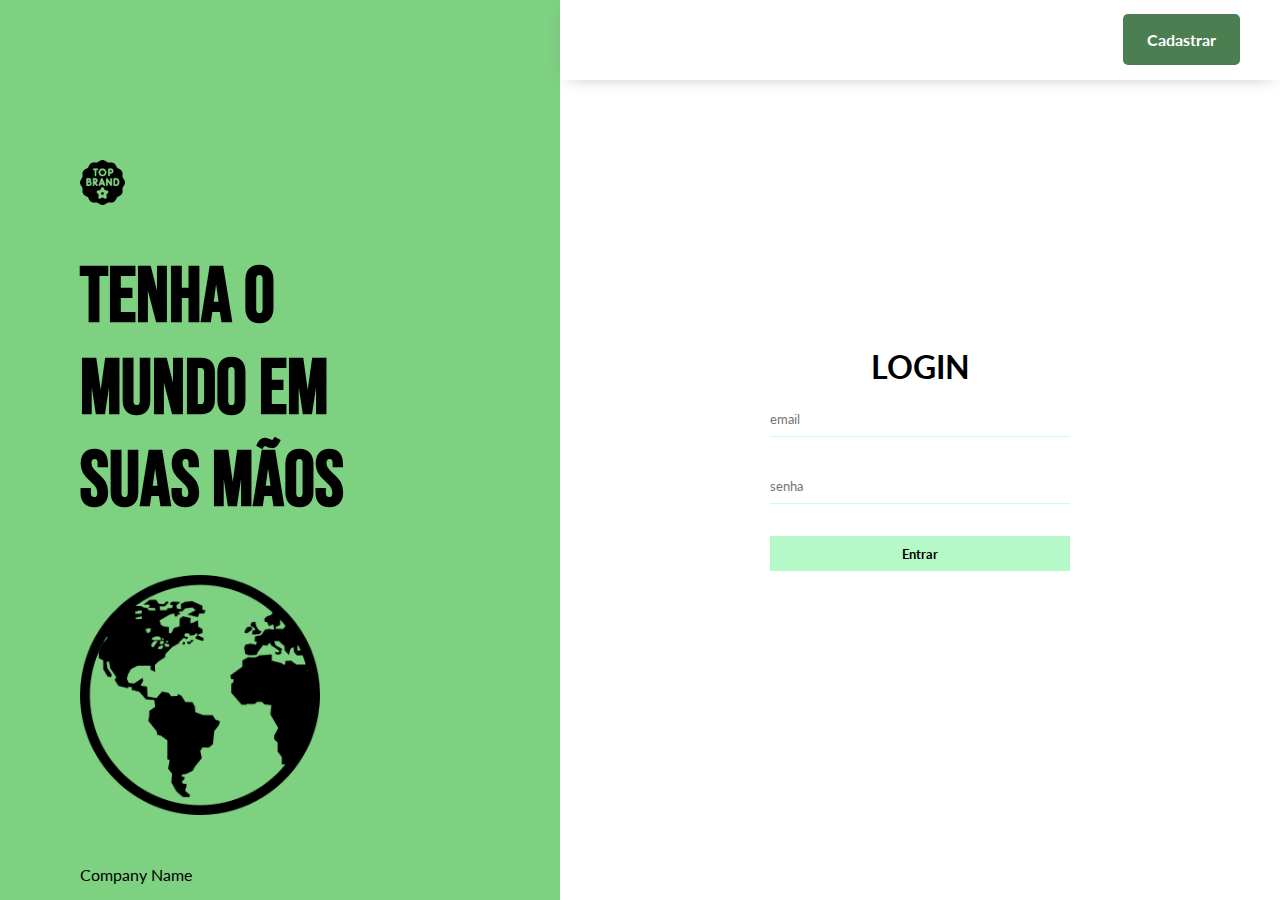
<file: index.html>
<!DOCTYPE html>
<html lang="pt-BR">

<head>
    <meta charset="UTF-8">
    <meta http-equiv="X-UA-Compatible" content="IE=edge">
    <meta name="viewport" content="width=device-width, initial-scale=1.0">
    <link rel="stylesheet" type="text/css" href="public/assets/css/style.css">
    <link rel="preconnect" href="https://fonts.googleapis.com">
    <link rel="preconnect" href="https://fonts.gstatic.com" crossorigin>
    <link href="https://fonts.googleapis.com/css2?family=Lato:wght@100;300;400;700&display=swap" rel="stylesheet">
    <link rel="preconnect" href="https://fonts.googleapis.com">
    <link rel="preconnect" href="https://fonts.gstatic.com" crossorigin>
    <link href="https://fonts.googleapis.com/css2?family=Bebas+Neue&display=swap" rel="stylesheet">
    <title>Sign in</title>
</head>

<body class="page-login">

    <aside class="aside aside-in-up aside-left height-all">
        <div class="aside-item">
            <div class="logo logo-page-login">
                <img src="public/assets/imgs/brand.png" alt="">
            </div>
            <div class="text  msg-page-login-title">
                Tenha o mundo em suas mãos
            </div>
        </div>
        <div class="div-img">
            <img src="../public/assets/imgs/terra.png" alt="">
        </div>
        <div class="aside-item">
            <div>
                Company Name
            </div>
        </div>
    </aside>

    <main class="content container column">
        <div>
            <nav class=" menu container row flex-end">
                <div>
                    <a id="btn-cadastrar" class="btn btn-green" href="pages/cadastrar.html">Cadastrar</a>
                </div>
            </nav>

            
            <div class=" login-form container column">
                <h1>LOGIN</h1>
                <form action="" class="container column">

                    <input class="input-email" type="email" name="" id="emalInputLogin" placeholder="email">
                    <input class="input-password" type="password" name="" id="passwordInputLogin" placeholder="senha">

                    <input class="btn-submit btn-magic-mint " type="submit" value="Entrar">

                </form>
            </div>
        </div>
    </main>

    <script src="public/assets/scripts/ajax.js"></script>
</body>

</html>
</file>
<file: public/assets/css/style.css>
* {
    margin: 0;
    padding: 0;
    box-sizing: border-box;
    font-family: 'Lato', sans-serif;
}

a {
    text-decoration: none;
}

input:focus{
    outline: none;
}

:root {
    --cor-mantis: #7DD181;
    --cor-fern-green: #4B7F52;
    --cor-dodger-blue: #2191FB;
    --cor-magic-mint: #B6F9C9;
    --cor-aero-blue: #C9FFE2;
}
.page-login {
    overflow: hidden;
}

/* buttons */
.btb {
    display: block;
    border: none;
}
.btn-submit{
    border: none;
    cursor: pointer;
}
.btn-green {
    background-color: var(--cor-fern-green);
    color: white;
    font-weight: bold;
}
.btn-blue{
    background-color: var(--cor-dodger-blue);
    color: white;
    font-weight: bold;
}
.btn-magic-mint {
    background-color: var(--cor-magic-mint);
    color: black;
    font-weight: bold;
}
/* ***************** */

.container {
    display: flex;
}
.column{
    flex-flow: column;
}
.row{
    flex-flow: row;
}
.flex-end {
    justify-content: flex-end;
}

.menu {
    height: 80px;
    line-height: 80px;
    box-shadow: 0px 3px 18px -10px gray;
    margin-bottom: 2.5rem;
}
.menu a {
    margin-right: 2.5rem;
    padding: 1rem 1.5rem;
    border-radius: 5px 5px 5px 5px;
}

.aside {
    display: flex;
    flex-flow: column nowrap;
    justify-content: space-between;
    padding: 10rem 10rem 1rem 5rem;
}

.logo img {
    width: 45px;
    height: 45px;
}

.div-img img {
    width: 15rem;
}

.logo-page-login{
    font-size: 2rem;
    margin-bottom: 2.5rem;
}

.msg-page-login-title{
    font-size: 4.8rem;
    font-family: 'Bebas Neue', sans-serif;
    font-weight: bold;
    text-transform: uppercase;
}

.aside-in-up {
    width: 35rem;
    background-color: var(--cor-mantis);
}

.aside-left{
    float: left;
}

.height-all{
    height: 100vh;
}

.login-form {
    justify-content: center;
    align-items: center;
    height: calc(100vh - 2.5rem - 150px);
}

.login-form form input {
    border: none;
    width: 300px;
    margin-bottom: 2rem;
    height: 35px;
}

.login-form h1 {
    margin-bottom: 1rem;
}

.login-form form .input-email {
    border-bottom: solid 1px var(--cor-aero-blue);
}


.login-form form .input-password {
    border-bottom: solid 1px var(--cor-aero-blue);
}
</file>
